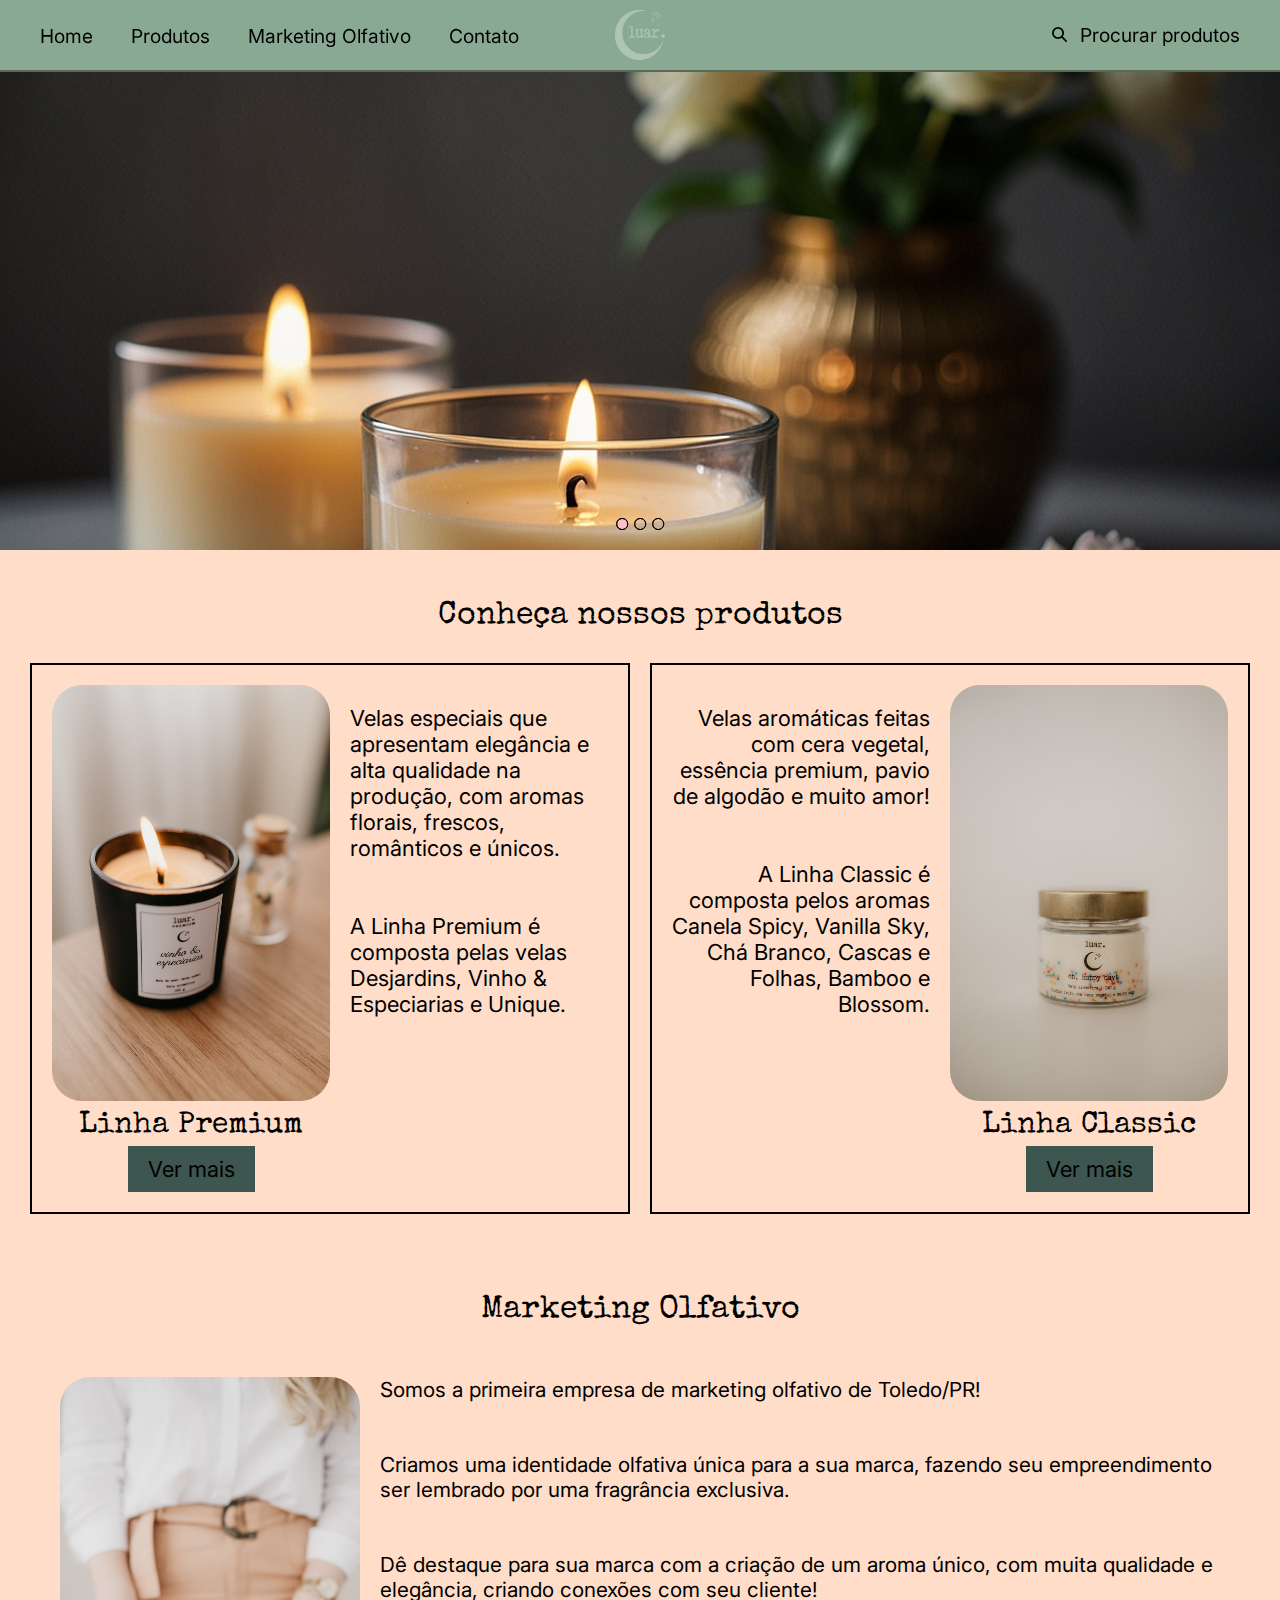
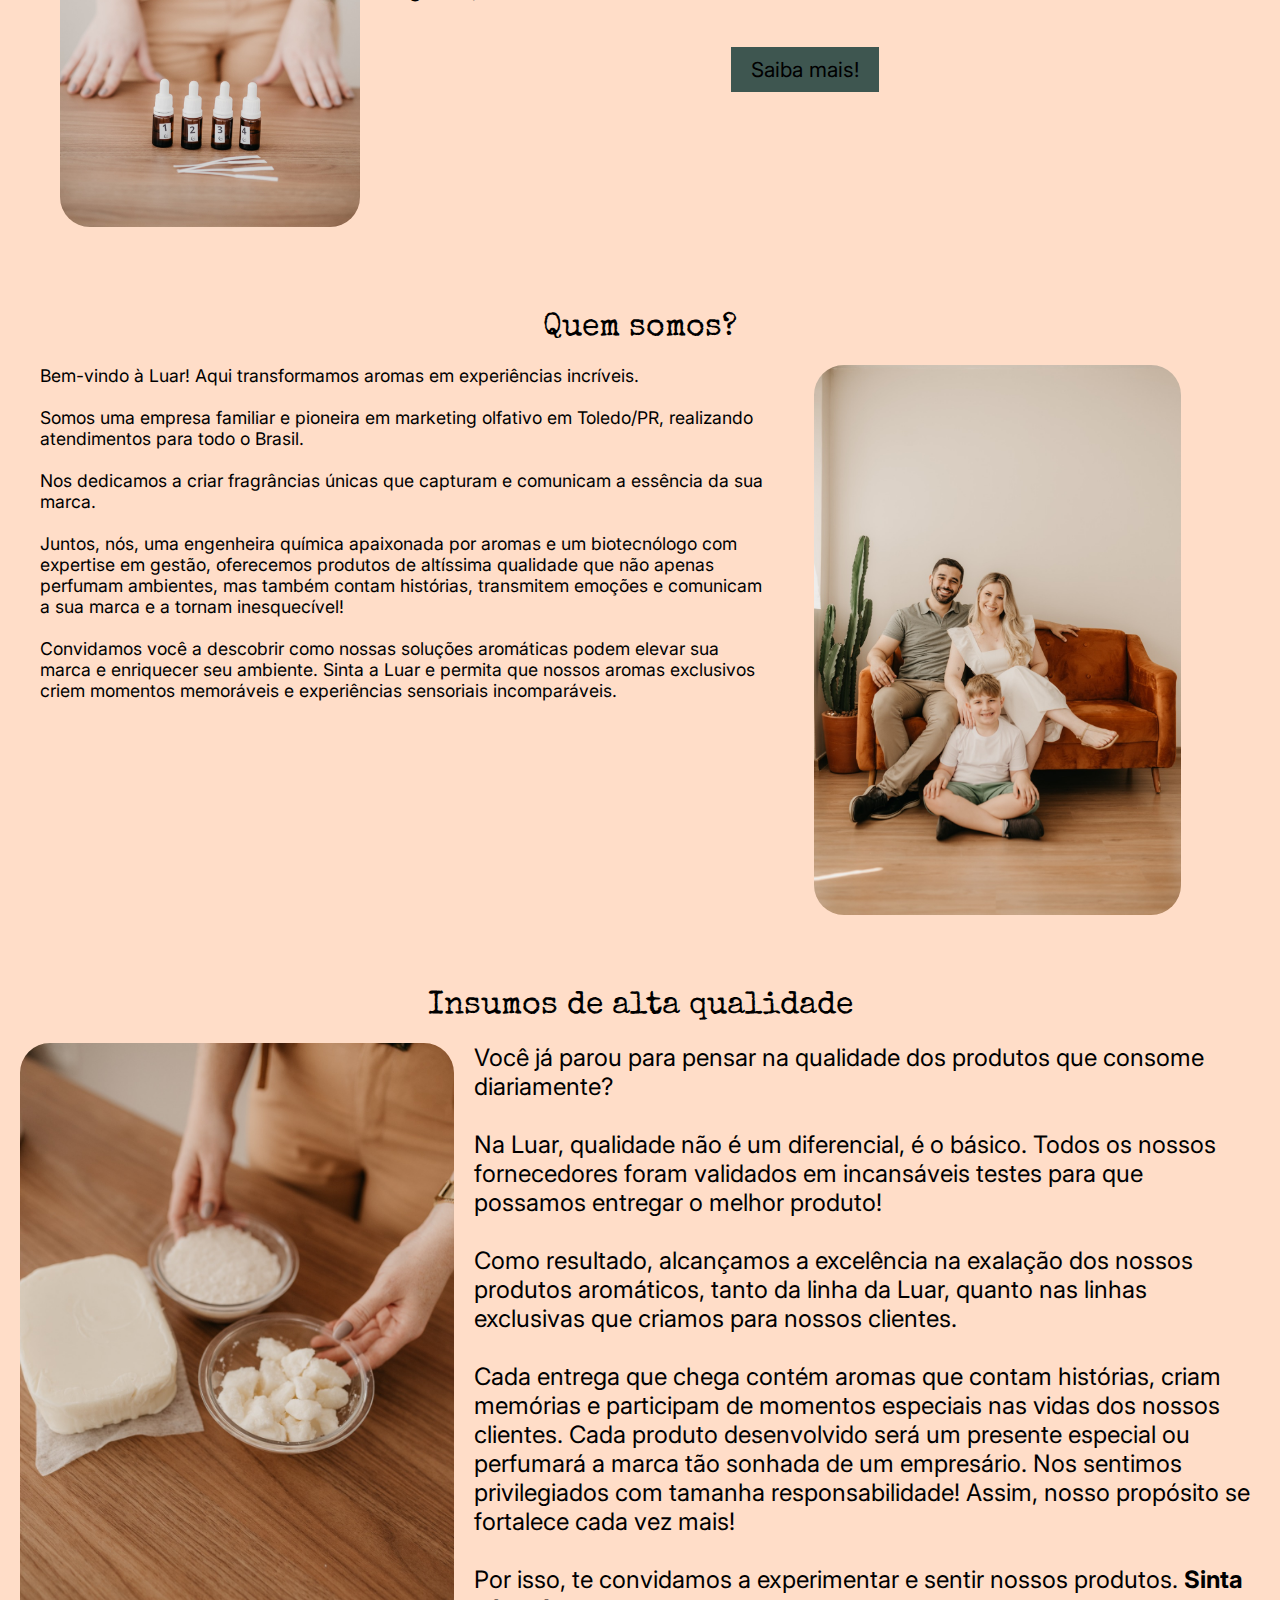
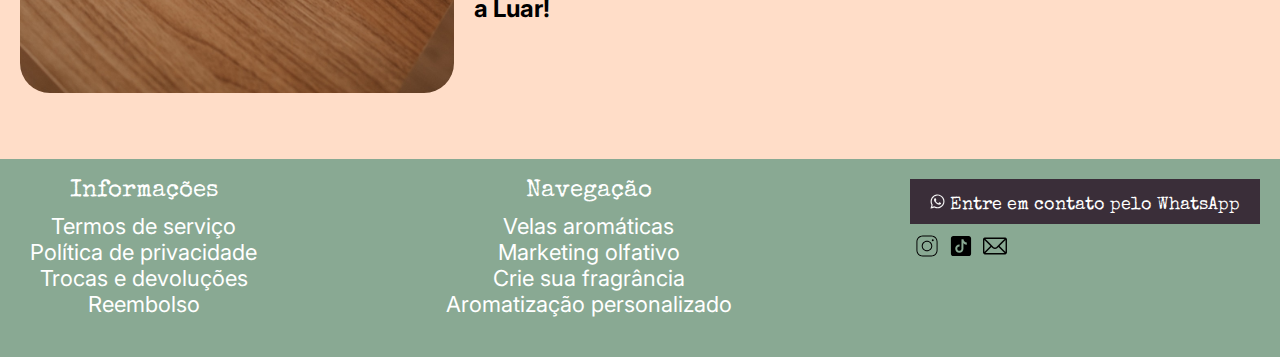
<file: index.html>
<!DOCTYPE html>
<html>

<head>
    <meta charset="utf-8">
    <meta name="viewport" content="width=device-width">
    <title>Luar Velas Aromáticas</title>

    <link href="src/style/style.css" rel="stylesheet" type="text/css"/>
    <link href="src/style/home.css" rel="stylesheet" type="text/css"/>
    <link href="src/style/cabecalho.css" rel ="stylesheet" type="text/css"/>
    <link href="src/style/carrosel.css" rel ="stylesheet" type="text/css"/>
    
    <script src="src/script/cabecalho.js"></script>
    <script src="src/script/carossel.js" defer></script>
    <script src="src/script/sidebar.js" defer></script>
    <script src="src/script/script.js" defer></script>
</head>

<body>
    <header class="cabecalho" id="cabecalho">
        <div class="cabecalho-menus">
            <nav>
                <ul class="lateral">
                    <li class="cabecalho-menu" onclick="hideSidebar()">
                        <a href="#"><svg xmlns="http://www.w3.org/2000/svg" height="24px" viewBox="0 -960 960 960" width="24px" fill="#e8eaed"><path d="m256-200-56-56 224-224-224-224 56-56 224 224 224-224 56 56-224 224 224 224-56 56-224-224-224 224Z"/></svg></a>
                    </li>
                    <li class="cabecalho-menu">
                        <a href="index.html" class="cabecalho-menu">Home</a>
                    </li>
                    <li class="cabecalho-menu">
                        <a href="produtos.html" class="cabecalho-menu">Produtos</a>
                    </li>
                    <li class="cabecalho-menu">
                        <a href="marketing-olfativo.html" class="cabecalho-menu">Marketing Olfativo</a>
                    </li>
                    <li class="cabecalho-menu">
                        <a href="contato.html" class="cabecalho-menu">Contato</a>
                    </li>
                </ul>
                
                <ul>
                    <li class="cabecalho-menu" id="menus-ocultar">
                        <a href="index.html" class="cabecalho-menu">Home</a>
                    </li>
                    <li class="cabecalho-menu" id="menus-ocultar">
                        <a href="produtos.html" class="cabecalho-menu">Produtos</a>
                    </li>
                    <li class="cabecalho-menu" id="menus-ocultar">
                        <a href="marketing-olfativo.html" class="cabecalho-menu">Marketing Olfativo</a>
                    </li>
                    <li class="cabecalho-menu" id="menus-ocultar">
                        <a href="contato.html" class="cabecalho-menu">Contato</a>
                    </li>
                    
                </ul>
            </nav>
        </div>

        <div class="cabecalho-logo">
            <a href="#" onclick="showSidebar()"><img src="src/icon/luar-logo.svg"></a>
        </div>

        <div class="cabecalho-pesquisa" id="pesquisa">
            <a href="" onclick="showSidebar()"><img src="src/icon/pesquisar-lupa.svg" id="pesquisa"></a>
            Procurar produtos
        </div>
    </header>

    <section class="slider">
        <div class="slider-content">
            <input type="radio" name="btn-radio" id="radio1" checked>
            <input type="radio" name="btn-radio" id="radio2">
            <input type="radio" name="btn-radio" id="radio3">

            <div class="slide-box primeiro">
                <img class="img-desktop" src="src/image/carrosel/image1.jpg">
            </div>
            <div class="slide-box">
                <img class="img-desktop" src="src/image/carrosel/image2.jpg">
            </div>
            <div class="slide-box">
                <img class="img-desktop" src="src/image/carrosel/image3.jpg">
            </div>

            <div class="nav-auto">
                <div class="auto-btn1"></div>
                <div class="auto-btn2"></div>
                <div class="auto-btn3"></div>
            </div>

            <div class="nav-manual">
                <label for="radio1" class="manual-btn"></label>
                <label for="radio2" class="manual-btn"></label>
                <label for="radio3" class="manual-btn"></label>
            </div>
        </div>
    </section>

    <section>
        <p class="titulo">Conheça nossos produtos</p>

        <div class="container">
            <div class="coluna">
                <div class="image-container">
                    <img src="src\image\home\img1.jpg">
                    <p class="titulo-produto">Linha Premium</p>
                    <a href="produto.html" class="button">Ver mais</a>
                </div>
                
                <div class="text-container-left">
                    <p>Velas especiais que apresentam elegância e alta qualidade na produção, com aromas florais, frescos, românticos e únicos.</p><br><br>
                    <p>A Linha Premium é composta pelas velas Desjardins, Vinho & Especiarias e Unique.</p>
                </div>
            </div>

            <div class="coluna">
                <div class="text-container-right">
                    <p>Velas aromáticas feitas com cera vegetal, essência premium, pavio de algodão e muito amor!</p><br><br>
                    <p>A Linha Classic é composta pelos aromas Canela Spicy, Vanilla Sky, Chá Branco, Cascas e Folhas, Bamboo e Blossom.</p>
                </div>
            
                <div class="image-container">
                    <img src="src\image\home\img2.jpg">
                    <p class="titulo-produto">Linha Classic</p>
                    <a href="produto.html" class="button">Ver mais</a>
                </div>
            </div>
        </div>
    </section>

    <section>
        <h2 class="titulo">Marketing Olfativo</h2>

        <div class="marketing-section">
            <div class="marketing-image">
                <img src="src\image\home\img3.jpg" style="width:100%;">
            </div>

            <div class="marketing-content">
                <p>Somos a primeira empresa de marketing olfativo de Toledo/PR!</p><br><br>
                <p>Criamos uma identidade olfativa única para a sua marca, fazendo seu empreendimento ser lembrado por uma fragrância exclusiva.</p><br><br>
                <p>Dê destaque para sua marca com a criação de um aroma único, com muita qualidade e elegância, criando conexões com seu cliente!</p><br>

                <a href="#" class="marketing-button">Saiba mais!</a>
            </div>
        </div>
    </section>

    <section>
        <h1 class="titulo">Quem somos?</h1>

        <div class="container-quem-somos">
            <div class="text-section">
                <p>Bem-vindo à Luar! Aqui transformamos aromas em experiências incríveis.</p><br>
                <p>Somos uma empresa familiar e pioneira em marketing olfativo em Toledo/PR, realizando atendimentos para todo o Brasil.</p><br>
                <p>Nos dedicamos a criar fragrâncias únicas que capturam e comunicam a essência da sua marca.</p><br>
                <p>Juntos, nós, uma engenheira química apaixonada por aromas e um biotecnólogo com expertise em gestão, oferecemos produtos de altíssima qualidade que não apenas perfumam ambientes, mas também contam histórias, transmitem emoções e comunicam a sua marca e a tornam inesquecível!</p><br>
                <p>Convidamos você a descobrir como nossas soluções aromáticas podem elevar sua marca e enriquecer seu ambiente. Sinta a Luar e permita que nossos aromas exclusivos criem momentos memoráveis e experiências sensoriais incomparáveis.</p>
            </div>
            
            <div class="image-section">
                <img src="src\image\home\img4.jpg">
            </div>    
        </div>
    </section>

    <section>
        <h1 class="titulo">Insumos de alta qualidade</h1>

        <div class="insumos-section">
            <div class="insumos-image">
                <img src="src\image\home\img5.jpg">
            </div>
    
            <div class="insumos-content">
                <p>Você já parou para pensar na qualidade dos produtos que consome diariamente?</p><br>
                <p>Na Luar, qualidade não é um diferencial, é o básico. Todos os nossos fornecedores foram validados em incansáveis testes para que possamos entregar o melhor produto!</p><br>
                <p>Como resultado, alcançamos a excelência na exalação dos nossos produtos aromáticos, tanto da linha da Luar, quanto nas linhas exclusivas que criamos para nossos clientes.</p><br>
                <p>Cada entrega que chega contém aromas que contam histórias, criam memórias e participam de momentos especiais nas vidas dos nossos clientes. Cada produto desenvolvido será um presente especial ou perfumará a marca tão sonhada de um empresário. Nos sentimos privilegiados com tamanha responsabilidade! Assim, nosso propósito se fortalece cada vez mais!</p><br>
                <p>Por isso, te convidamos a experimentar e sentir nossos produtos. <b>Sinta a Luar!</b></p><br>
            </div>
        </div>    
    </section>


<footer class="footer">
    <div class="footer-section informacoes">
        <p class="fonte-titulo-footer">Informações</p>
            <ul>
                <li>Termos de serviço</li>
                <li>Política de privacidade</li>
                <li>Trocas e devoluções</li>
                <li>Reembolso</li>
            </ul>
    </div>

    <div class="footer-section navegacao">
        <p class="fonte-titulo-footer">Navegação</p>
            <ul>
                <li>Velas aromáticas</li>
                <li>Marketing olfativo</li>
                <li>Crie sua fragrância</li>
                <li>Aromatização personalizado</li>
            </ul>
    </div>
    
    <div class="footer-section">
        <div class="contato">
            <button class="contato" onclick="location.href='https://api.whatsapp.com/send?phone=SEUNUMERO'">
            <img src="src/icon/whatsapp-icon.svg" height="20px">Entre em contato pelo WhatsApp</button>
        </div>

        <div class="icones-sociais">
            <a href="https://instagram.com/sintaluar"><img src="src/icon/instagram-icon.svg" alt="Instagram"></a>
            <a href=""><img src="src/icon/tiktok-icon.svg" alt="TikTok"></a>
            <a href="seu-link-de-email"><img src="src/icon/email-icon.svg" alt="Email"></a>
        </div>
    </div>
</body>

</html>
</file>
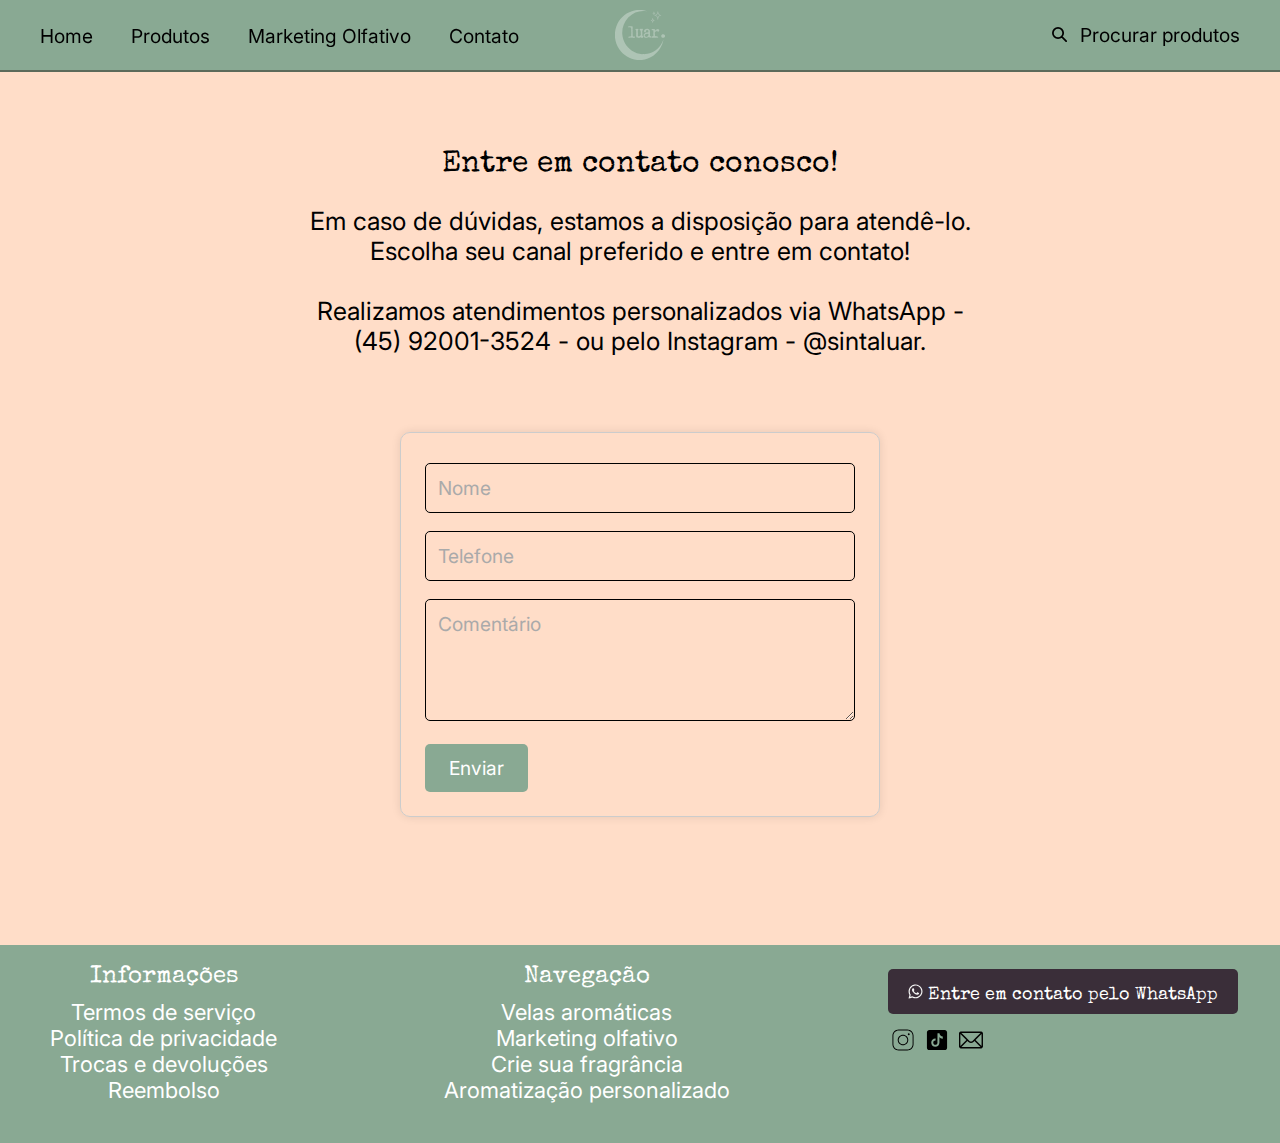
<file: contato.html>
<!DOCTYPE html>
<html>

<head>
    <meta charset="utf-8">
    <meta name="viewport" content="width=device-width">
    <title>Contato</title>

    <link href="src/style/style.css" rel="stylesheet" type="text/css"/>
    <link href="src/style/home.css" rel="stylesheet" type="text/css"/>
    <link href="src/style/cabecalho.css" rel ="stylesheet" type="text/css"/>
    <link href="src/style/contato.css" rel ="stylesheet" type="text/css"/>
    
    <script src="src/script/cabecalho.js"></script>
    <script src="src/script/carossel.js" defer></script>
    <script src="src/script/script.js" defer></script>
</head>

<body>
    <header class="cabecalho" id="cabecalho">
        <div class="cabecalho-menus">
            <nav>
                <ul class="lateral">
                    <li class="cabecalho-menu" onclick="hideSidebar()">
                        <a href="#"><svg xmlns="http://www.w3.org/2000/svg" height="24px" viewBox="0 -960 960 960" width="24px" fill="#e8eaed"><path d="m256-200-56-56 224-224-224-224 56-56 224 224 224-224 56 56-224 224 224 224-56 56-224-224-224 224Z"/></svg></a>
                    </li>
                    <li class="cabecalho-menu">
                        <a href="index.html" class="cabecalho-menu">Home</a>
                    </li>
                    <li class="cabecalho-menu">
                        <a href="produtos.html" class="cabecalho-menu">Produtos</a>
                    </li>
                    <li class="cabecalho-menu">
                        <a href="marketing-olfativo.html" class="cabecalho-menu">Marketing Olfativo</a>
                    </li>
                    <li class="cabecalho-menu">
                        <a href="contato.html" class="cabecalho-menu">Contato</a>
                    </li>
                </ul>
                
                <ul>
                    <li class="cabecalho-menu" id="menus-ocultar">
                        <a href="index.html" class="cabecalho-menu">Home</a>
                    </li>
                    <li class="cabecalho-menu" id="menus-ocultar">
                        <a href="produtos.html" class="cabecalho-menu">Produtos</a>
                    </li>
                    <li class="cabecalho-menu" id="menus-ocultar">
                        <a href="marketing-olfativo.html" class="cabecalho-menu">Marketing Olfativo</a>
                    </li>
                    <li class="cabecalho-menu" id="menus-ocultar">
                        <a href="contato.html" class="cabecalho-menu">Contato</a>
                    </li>
                    
                </ul>
            </nav>
        </div>

        <div class="cabecalho-logo">
            <a href="#" onclick="showSidebar()"><img src="src/icon/luar-logo.svg"></a>
        </div>

        <div class="cabecalho-pesquisa" id="pesquisa">
            <a href="" onclick="showSidebar()"><img src="src/icon/pesquisar-lupa.svg" id="pesquisa"></a>
            Procurar produtos
        </div>
    </header>

    <script src="src/script/script.js"></script>


    <p class="texto-meio">Entre em contato conosco!</p><br>

    <p class="como-contatar">
        Em caso de dúvidas, estamos a disposição para atendê-lo.<br>
        Escolha seu canal preferido e entre em contato!<br><br>
        Realizamos atendimentos personalizados via WhatsApp - <br>
        (45) 92001-3524 - ou pelo Instagram - @sintaluar. <br>

    </p>













<br>
<div class="form-container">
    <form>
        <div class="form-group">
            <label for="name"></label>
            <input type="text" id="name" name="name" placeholder="Nome">
        </div>
        <div class="form-group">
            <label for="phone"></label>
            <input type="tel" id="phone" name="phone" placeholder="Telefone">
        </div>
        <div class="form-group">
            <label for="comment"></label>
            <textarea id="comment" name="comment" placeholder="Comentário" rows="4"></textarea>
        </div>
        <button type="submit">Enviar</button>
    </form>
</div>
<br><br><br>
<footer class="footer">
    <div class="footer-section informacoes">
        <p class="fonte-titulo-footer">Informações</p>
            <ul>
                <li>Termos de serviço</li>
                <li>Política de privacidade</li>
                <li>Trocas e devoluções</li>
                <li>Reembolso</li>
            </ul>
    </div>

    <div class="footer-section navegacao">
        <p class="fonte-titulo-footer">Navegação</p>
            <ul>
                <li>Velas aromáticas</li>
                <li>Marketing olfativo</li>
                <li>Crie sua fragrância</li>
                <li>Aromatização personalizado</li>
            </ul>
    </div>
    
    <div class="footer-section">
        <div class="contato">
            <button class="contato" onclick="location.href='https://api.whatsapp.com/send?phone=SEUNUMERO'">
            <img src="src/icon/whatsapp-icon.svg" height="20px">Entre em contato pelo WhatsApp</button>
        </div>

        <div class="icones-sociais">
            <a href="seu-link-do-Instagram"><img src="src/icon/instagram-icon.svg" alt="Instagram"></a>
            <a href=""><img src="src/icon/tiktok-icon.svg" alt="TikTok"></a>
            <a href="seu-link-de-email"><img src="src/icon/email-icon.svg" alt="Email"></a>
        </div>
    </div>
</footer>
</body>
</html>
</file>
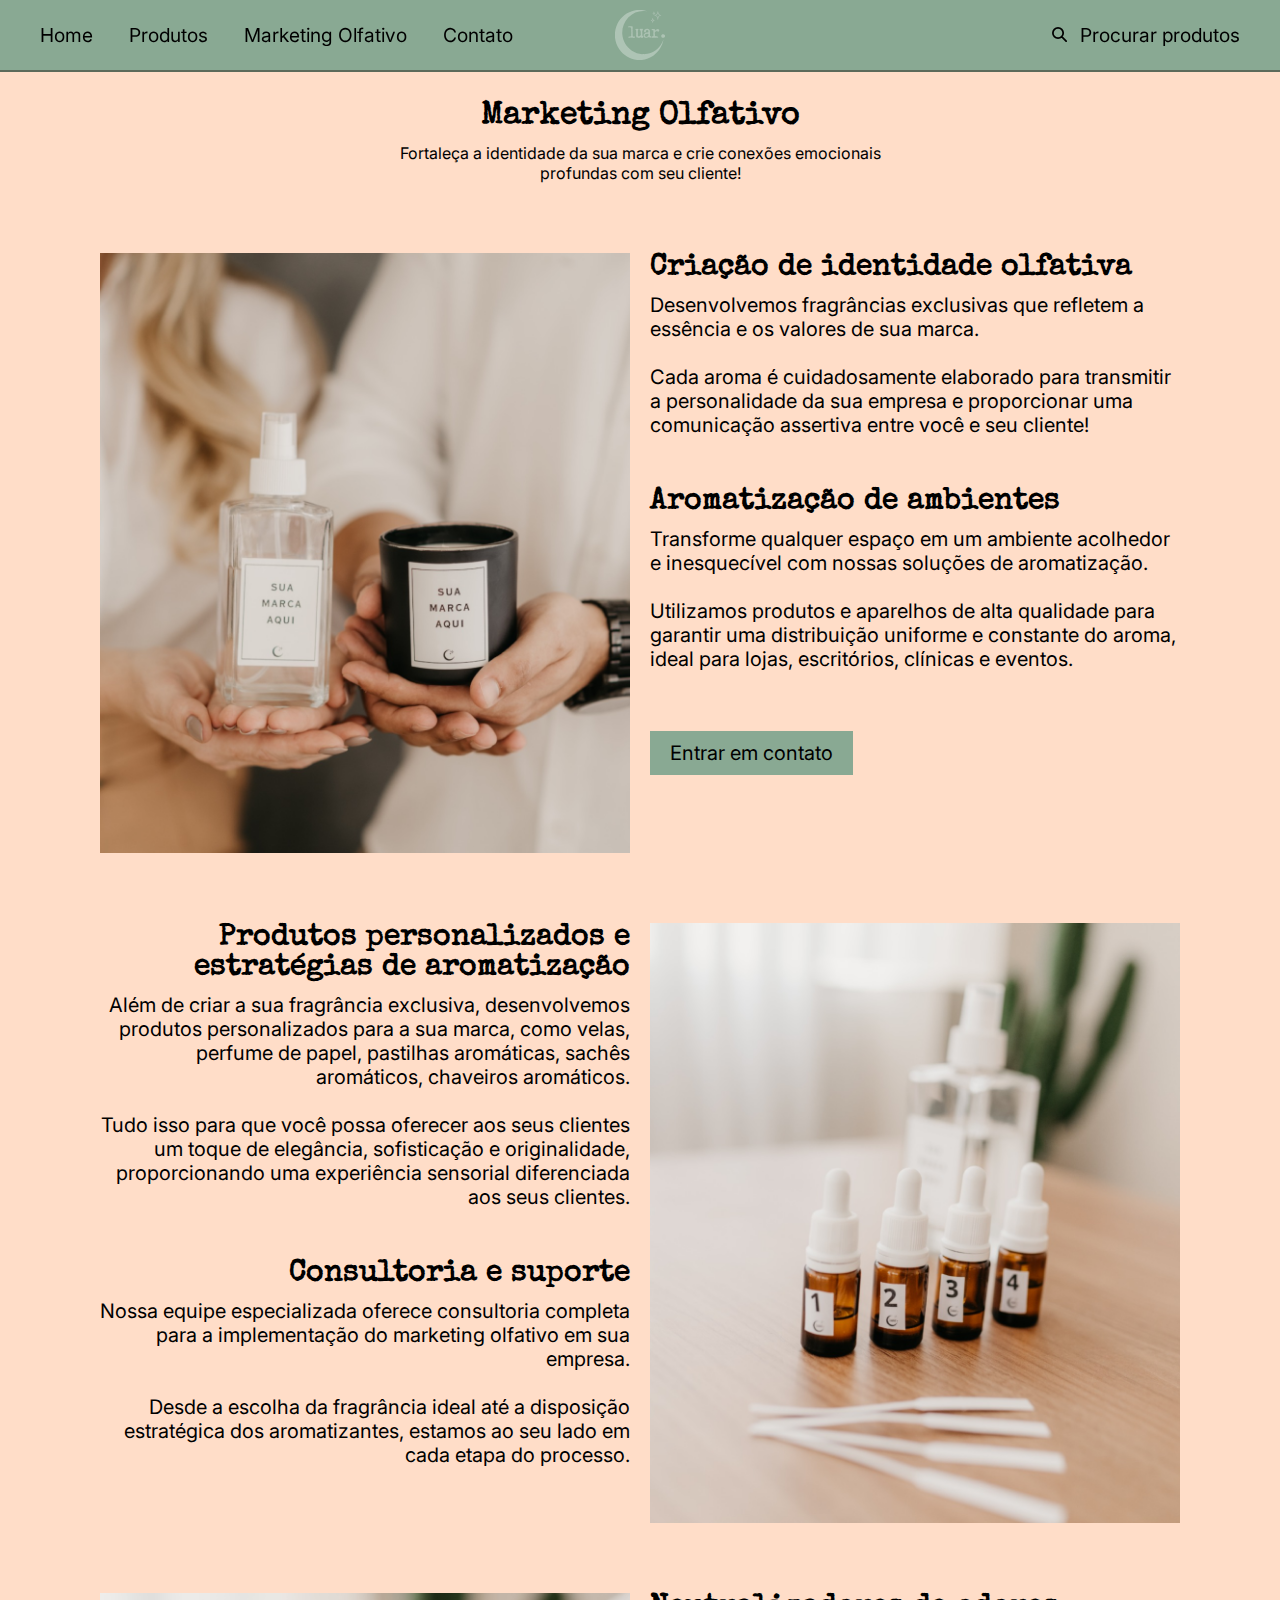
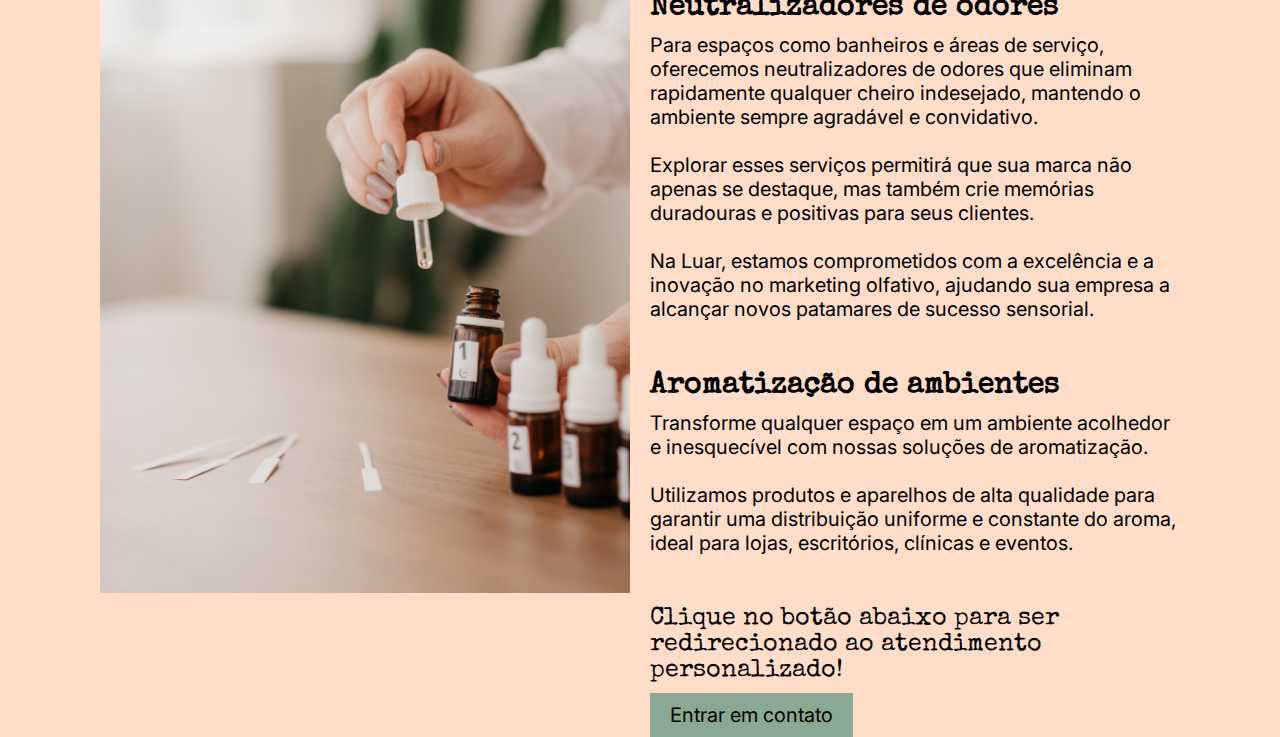
<file: marketing-olfativo.html>
<!DOCTYPE html>
<html lang="en">
<head>
    <meta charset="utf-8">
    <meta name="viewport" content="width=device-width">
    <title>Marketing Olfarivo</title>

    <link href="src/style/style.css" rel="stylesheet" type="text/css"/>
    <link href="src/style/marketing-olfativo.css" rel="stylesheet" type="text/css"/>
    <link href="src/style/cabecalho.css" rel ="stylesheet" type="text/css"/>

    <script src="src/script/cabecalho.js" defer></script>
    <script src="src/script/script.js" defer></script>
</head>
<body>
    <header class="cabecalho" id="cabecalho">
        <div class="cabecalho-menus">
            <nav>
                <ul class="lateral">
                    <li class="cabecalho-menu" onclick="hideSidebar()">
                        <a href="#"><svg xmlns="http://www.w3.org/2000/svg" height="24px" viewBox="0 -960 960 960" width="24px" fill="#e8eaed"><path d="m256-200-56-56 224-224-224-224 56-56 224 224 224-224 56 56-224 224 224 224-56 56-224-224-224 224Z"/></svg></a>
                    </li>
                    <li class="cabecalho-menu">
                        <a href="index.html" class="cabecalho-menu">Home</a>
                    </li>
                    <li class="cabecalho-menu">
                        <a href="produtos.html" class="cabecalho-menu">Produtos</a>
                    </li>
                    <li class="cabecalho-menu">
                        <a href="marketing-olfativo.html" class="cabecalho-menu">Marketing Olfativo</a>
                    </li>
                    <li class="cabecalho-menu">
                        <a href="contato.html" class="cabecalho-menu">Contato</a>
                    </li>
                </ul>
                
                <ul>
                    <li class="cabecalho-menu" id="menus-ocultar">
                        <a href="index.html" class="cabecalho-menu">Home</a>
                    </li>
                    <li class="cabecalho-menu" id="menus-ocultar">
                        <a href="produtos.html" class="cabecalho-menu">Produtos</a>
                    </li>
                    <li class="cabecalho-menu" id="menus-ocultar">
                        <a href="marketing-olfativo.html" class="cabecalho-menu">Marketing Olfativo</a>
                    </li>
                    <li class="cabecalho-menu" id="menus-ocultar">
                        <a href="contato.html" class="cabecalho-menu">Contato</a>
                    </li>
                    
                </ul>
            </nav>
        </div>

        <div class="cabecalho-logo">
            <a href="#" onclick="showSidebar()"><img src="src/icon/luar-logo.svg"></a>
        </div>

        <div class="cabecalho-pesquisa" id="pesquisa">
            <a href="" onclick="showSidebar()"><img src="src/icon/pesquisar-lupa.svg" id="pesquisa"></a>
            Procurar produtos
        </div>
    </header>
    
    <div class="marketing-olfativo">
        <h1 class="titulo">Marketing Olfativo</h1>
        <p class="texto">Fortaleça a identidade da sua marca e crie conexões emocionais profundas com seu cliente!</p>
    </div>

    <div class="section-2">
        <img src="src\image\marketing-olfativo\img1.png" class="imagem"> 
        
        <div class="texto">
            <h2 class="titulo">Criação de identidade olfativa</h2>
            <p>Desenvolvemos fragrâncias exclusivas que refletem a essência e os valores de sua marca.<br><br>
            Cada aroma é cuidadosamente elaborado para transmitir a personalidade da sua empresa e proporcionar uma comunicação assertiva entre você e seu cliente!</p>

            <h2 class="titulo">Aromatização de ambientes</h2>
            <p>Transforme qualquer espaço em um ambiente acolhedor e inesquecível com nossas soluções de aromatização.<br><br>
            Utilizamos produtos e aparelhos de alta qualidade para garantir uma distribuição uniforme e constante do aroma, ideal para lojas, escritórios, clínicas e eventos.</p>
            
            <a href="https://api.whatsapp.com/send?phone=45920013524" class="botao-ver-mais">Entrar em contato</a>
        </div>
    </div>

    <div class="section-3">
        <div class="texto">
            <h2 class="titulo">Produtos personalizados e estratégias de aromatização</h2>
            <p>Além de criar a sua fragrância exclusiva, desenvolvemos produtos personalizados para a sua marca, como velas, perfume de papel, pastilhas aromáticas, sachês aromáticos, chaveiros aromáticos.<br><br>
            Tudo isso para que você possa oferecer aos seus clientes um toque de elegância, sofisticação e originalidade, proporcionando uma experiência sensorial diferenciada aos seus clientes.</p>

            <h2 class="titulo">Consultoria e suporte</h2>
            <p>Nossa equipe especializada oferece consultoria completa para a implementação do marketing olfativo em sua empresa.<br><br>
            Desde a escolha da fragrância ideal até a disposição estratégica dos aromatizantes, estamos ao seu lado em cada etapa do processo.</p>
        </div>
        
        <img src="src\image\marketing-olfativo\img2.png" class="imagem"> 
    </div>

    <div class="section-4">
        <img src="src\image\marketing-olfativo\img3.png" class="imagem"> 
        
        <div class="texto">
            <h2 class="titulo">Neutralizadores de odores</h2>
            <p>Para espaços como banheiros e áreas de serviço, oferecemos neutralizadores de odores que eliminam rapidamente qualquer cheiro indesejado, mantendo o ambiente sempre agradável e convidativo.<br><br>
            Explorar esses serviços permitirá que sua marca não apenas se destaque, mas também crie memórias duradouras e positivas para seus clientes.<br><br>
            Na Luar, estamos comprometidos com a excelência e a inovação no marketing olfativo, ajudando sua empresa a alcançar novos patamares de sucesso sensorial.</p>

            <h2 class="titulo">Aromatização de ambientes</h2>
            <p>Transforme qualquer espaço em um ambiente acolhedor e inesquecível com nossas soluções de aromatização.<br><br>
            Utilizamos produtos e aparelhos de alta qualidade para garantir uma distribuição uniforme e constante do aroma, ideal para lojas, escritórios, clínicas e eventos.</p>
            
            <span>Clique no botão abaixo para ser redirecionado ao atendimento personalizado!</span><br>
            <a href="https://api.whatsapp.com/send?phone=45920013524" class="botao-ver-mais">Entrar em contato</a>
            </div>
        </div>
    </div>
</body>
</html>
</file>
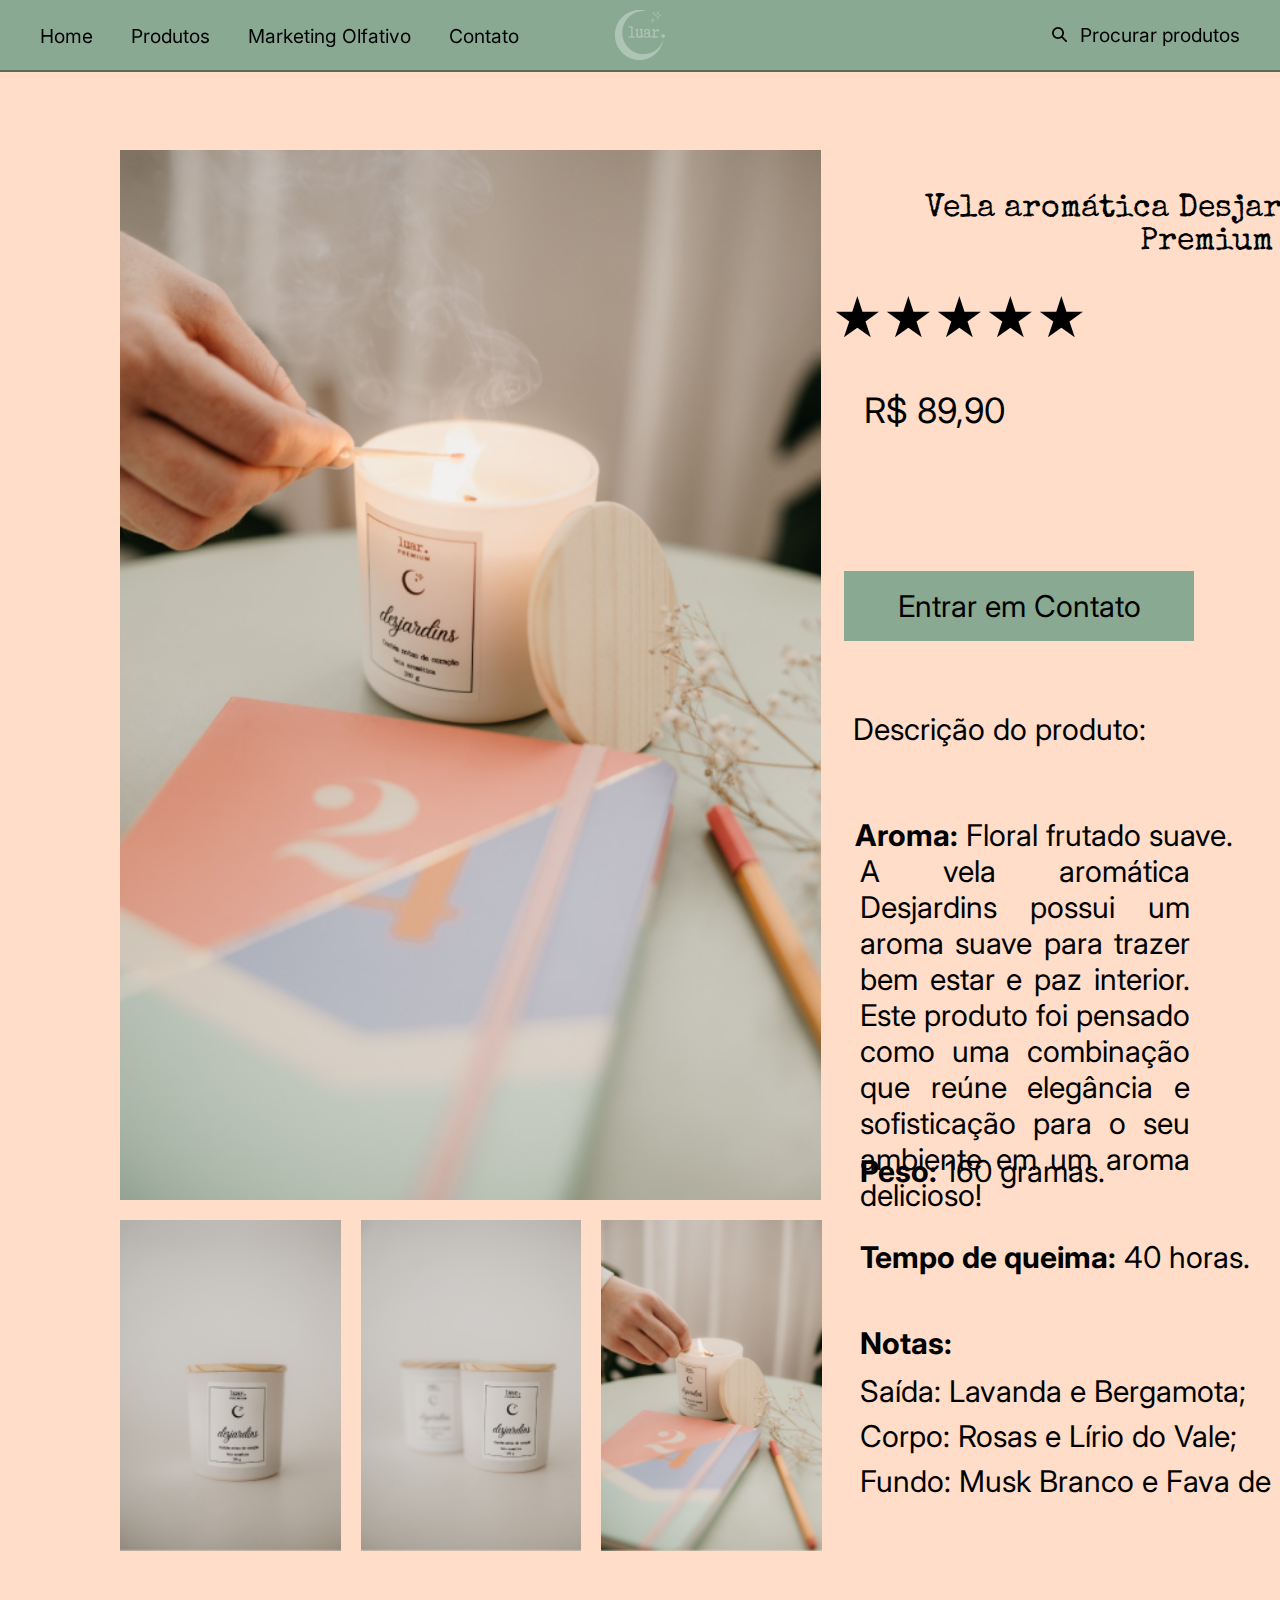
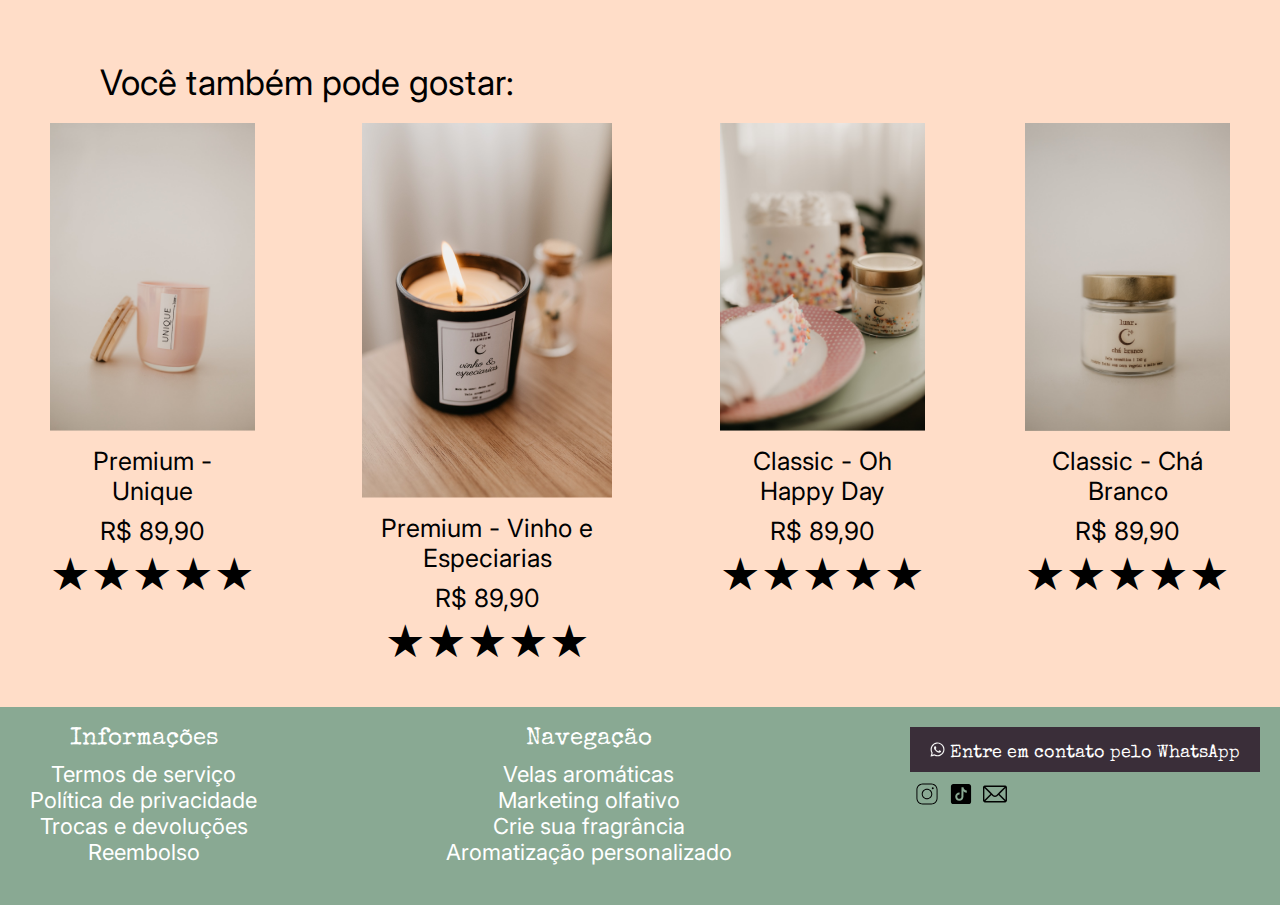
<file: produto.html>
<!DOCTYPE html>
<html>

<head>
    <meta charset="utf-8">
    <meta name="viewport" content="width=device-width">
    <title>Produto</title>

    <link href="src/style/style.css" rel="stylesheet" type="text/css"/>
    <link href="src/style/produto.css" rel="stylesheet" type="text/css"/>
    <link href="src/style/cabecalho.css" rel ="stylesheet" type="text/css"/>
    <link href="src/style/home.css" rel ="stylesheet" type="text/css"/>
    
    <script src="src/script/cabecalho.js" defer></script>
    <script src="src/script/script.js" defer></script>
</head>

<body>
    
    <header class="cabecalho" id="cabecalho">
        <div class="cabecalho-menus">
            <nav>
                <ul class="lateral">
                    <li class="cabecalho-menu" onclick="hideSidebar()">
                        <a href="#"><svg xmlns="http://www.w3.org/2000/svg" height="24px" viewBox="0 -960 960 960" width="24px" fill="#e8eaed"><path d="m256-200-56-56 224-224-224-224 56-56 224 224 224-224 56 56-224 224 224 224-56 56-224-224-224 224Z"/></svg></a>
                    </li>
                    <li class="cabecalho-menu">
                        <a href="index.html" class="cabecalho-menu">Home</a>
                    </li>
                    <li class="cabecalho-menu">
                        <a href="produtos.html" class="cabecalho-menu">Produtos</a>
                    </li>
                    <li class="cabecalho-menu">
                        <a href="marketing-olfativo.html" class="cabecalho-menu">Marketing Olfativo</a>
                    </li>
                    <li class="cabecalho-menu">
                        <a href="contato.html" class="cabecalho-menu">Contato</a>
                    </li>
                </ul>
                
                <ul>
                    <li class="cabecalho-menu" id="menus-ocultar">
                        <a href="index.html" class="cabecalho-menu">Home</a>
                    </li>
                    <li class="cabecalho-menu" id="menus-ocultar">
                        <a href="produtos.html" class="cabecalho-menu">Produtos</a>
                    </li>
                    <li class="cabecalho-menu" id="menus-ocultar">
                        <a href="marketing-olfativo.html" class="cabecalho-menu">Marketing Olfativo</a>
                    </li>
                    <li class="cabecalho-menu" id="menus-ocultar">
                        <a href="contato.html" class="cabecalho-menu">Contato</a>
                    </li>
                    
                </ul>
            </nav>
        </div>

        <div class="cabecalho-logo">
            <a href="#" onclick="showSidebar()"><img src="src/icon/luar-logo.svg"></a>
        </div>

        <div class="cabecalho-pesquisa" id="pesquisa">
            <a href="" onclick="showSidebar()"><img src="src/icon/pesquisar-lupa.svg" id="pesquisa"></a>
            Procurar produtos
        </div>
    </header>
    
    <div class="container">
        <div class="images-container">
            <img src="src\image\produto\img1.png" class="main-image" alt="Imagem Principal">
            <div class="thumbnail-container">
                <img src="src\image\produto\img2.png" class="teste" alt="Chama da Vela">
                <img src="src\image\produto\img3.png" class="teste" alt="Vela Apagada">
                <img src="src\image\produto\img4.png" class="teste" alt="Vela em Ambiente Decorado">
            </div>
        </div>
        
        <div class="text-container">
            <p class="titulo">Vela aromática Desjardins - Linha Premium</p>
            <p class="estrela">★★★★★</p>
            <p class="preco">R$ 89,90</p>
            <input type="button" class="entrar-contato" value="Entrar em Contato">
            <p class="descricao">Descrição do produto:</p>
            <p class="aroma"><b>Aroma:</b> Floral frutado suave.</p>
            <p class="descricao-txt">A vela aromática Desjardins possui um aroma suave para trazer bem estar e paz interior. Este produto foi pensado como uma combinação que reúne elegância e sofisticação para o seu ambiente em um aroma delicioso!</p>
            <p class="peso"><b>Peso:</b> 160 gramas.</p>
            <p class="tempo"><b>Tempo de queima:</b> 40 horas.</p>
            <p class="notas"><b>Notas:</b></p>
            <div class="notas2">
                <p>Saída: Lavanda e Bergamota;</p>
                <p>Corpo: Rosas e Lírio do Vale;</p>
                <p>Fundo: Musk Branco e Fava de Baunilha.</p>
            </div>
        </div>
    </div>

    <div class="recommendations">
        <p class="all">Você também pode gostar:</p>
        <div class="all-container">
        <div class="image-with-description">
            <img src="src\image\produto\img5.png" class="xxxe" alt="Imagem 1">
            <p>Premium - Unique</p>
            <p class="adf">R$ 89,90</p>
            <p class="adc">★★★★★</p>
        </div>
        <div class="image-with-description">
            <img src="src\image\produto\img6.png" class="xxxe" alt="Imagem 2">
            <p>Premium - Vinho e Especiarias</p>
            <p class="adf">R$ 89,90</p>
            <p class="adc">★★★★★</p>
        </div>
        <div class="image-with-description">
            <img src="src\image\produto\img7.png" class="xxxe" alt="Imagem 3">
            <p>Classic - Oh Happy Day</p>
            <p class="adf">R$ 89,90</p>
            <p class="adc">★★★★★</p>
        </div>
        <div class="image-with-description">
            <img src="src\image\produto\img8.png" class="xxxe" alt="Imagem 4">
            <p>Classic - Chá Branco</p>
            <p class="adf">R$ 89,90</p>
            <p class="adc">★★★★★</p>
        </div>
    </div>

    <footer class="footer">
        <div class="footer-section informacoes">
            <p class="fonte-titulo-footer">Informações</p>
                <ul>
                    <li>Termos de serviço</li>
                    <li>Política de privacidade</li>
                    <li>Trocas e devoluções</li>
                    <li>Reembolso</li>
                </ul>
        </div>
    
        <div class="footer-section navegacao">
            <p class="fonte-titulo-footer">Navegação</p>
                <ul>
                    <li>Velas aromáticas</li>
                    <li>Marketing olfativo</li>
                    <li>Crie sua fragrância</li>
                    <li>Aromatização personalizado</li>
                </ul>
        </div>
        
        <div class="footer-section">
            <div class="contato">
                <button class="contato" href="https://api.whatsapp.com/send?phone=45920013524">
                <img src="src/icon/whatsapp-icon.svg" height="20px">Entre em contato pelo WhatsApp</button>
            </div>
    
            <div class="icones-sociais">
                <a href="seu-link-do-Instagram"><img src="src/icon/instagram-icon.svg" alt="Instagram"></a>
                <a href=""><img src="src/icon/tiktok-icon.svg" alt="TikTok"></a>
                <a href="seu-link-de-email"><img src="src/icon/email-icon.svg" alt="Email"></a>
            </div>
        </div>
</div>
</body>

</html>
</file>
<file: src/style/style.css>
/* Importar fontes */
@import url('https://fonts.googleapis.com/css2?family=Inter&display=swap'); /* Importa a fonte principal */
@import url('https://fonts.googleapis.com/css2?family=Special+Elite&display=swap'); /* Importa a fonte Luar */

:root{   
    --1: #3A2E39;
    --2: #3E5650;
    --3: #867164;
    --4: #C46D8D;
    --5: #89A993;
    --6: #E6A6BD;
    --7: #FFDDC8;

    /* FFDDC8: Champanhe Rosa
    89A993: Verde Musgo
    3A2E39: Preto de Carvão
    3E5650: Verde Floresta
    867164: Cinza Taupe
    C46D8D: Rosa Malva
    E6A6BD: Rosa Claro */
}

/* Definições gerais */
* {
    padding: 0; /* Define espaçamento interno para 0, coisa que não é padrão e pode interferir na estilização futuramente. */
    margin: 0; /* Define espaçamento externo para 0, coisa que não é padrão e pode interferir na estilização futuramente. */
    box-sizing: border-box; /* Faz com que padding e border sejam incluídos nas larguras e alturas dos elementos */
    font-family: "Inter", sans-serif;
}

html {
    font-size: 16px; /* Por padrão, tamanho de fonte que vai aparecer nos dispositivos. */
}
</file>
<file: src/style/home.css>
body {
    background-color: var(--7);
}

.titulo {
    text-align: center;
    margin-top: 50px;
    
    font-family: "Special Elite", system-ui;
    font-weight: normal;
    font-size: 2rem;
    color: black;
}

.button {
    background-color: #3e5650;
    color: black;
    padding: 10px 20px;
    text-decoration: none;
    display: inline-block;
    cursor: pointer;
}

/* Section 1 */
.container {
    display: flex;
    justify-content: space-around;
    padding: 20px;
}

.container .coluna {
    display: flex;
    width: 50%;
    padding: 20px;
    margin: 10px;

    text-align: center;
    border: 2px solid black; /* Borda preta para cada coluna */
}

.image-container {
    width: 50%; /* Isso limitará o contêiner da imagem a metade da largura da coluna */
    text-align: center; /* Isso centralizará a imagem, o título e o botão */
}

.image-container img {
    max-width: 100%; /* Isso limitará a imagem à largura do contêiner da imagem */
    height: auto; /* Isso manterá a proporção da imagem */
    border-radius: 30px;
}

.text-container-left {
    width: 50%; /* Isso limitará o contêiner do texto a metade da largura da coluna */
    padding-left: 20px; /* Isso adicionará um espaço entre a imagem e o texto */
    margin-top: 20px;
    text-align: left;
}

.text-container-right {
    width: 50%; /* Isso limitará o contêiner do texto a metade da largura da coluna */
    padding-right: 20px; /* Isso adicionará um espaço entre a imagem e o texto */
    margin-top: 20px;
    text-align: right;
}

.titulo-produto {
    font-size: 1.875rem;
    color: black;
    font-family: "Special Elite", system-ui;
    margin: 5px;
}

/* Section 2 */
/* .marketing {
    background-color: #FFDDC8;
    padding: 20px;
    margin-top: 20px; /* Espaço acima do container 
} */

.marketing-section {
    display: flex;
    align-items: flex-start; /* Alinha o topo dos itens flexíveis */
    margin-top: 20px;
    padding: 30px;
}

.marketing-image {
    margin-left: 30px; /* Distância da margem esquerda da tela */
    flex: 0 0 auto; /* Não permite que a imagem cresça ou encolha */
}

.marketing-image img {
    max-height: 450px;
    width: auto;
    border-radius: 30px;
}

.marketing-content {
    flex: 2;
    padding-left: 20px;
    padding-right: 20px;
    font-size: 1.3rem;
}

.marketing-button {
    background-color: #3e5650;
    color: black;
    padding: 10px 20px;
    text-align: center;
    display: block;
    width: max-content;
    margin: 20px auto;
    cursor: pointer;
    text-decoration: none;
}

/* Section 3 */
.container-quem-somos {
    display: flex;
    align-items: flex-start;
    justify-content: space-between;
    padding: 20px;
}

.container-quem-somos .text-section {
    width: 60%;
    padding-left: 20px;
    font-size: 1.1rem;
}

.container-quem-somos .image-section {
    width: 40%;
    padding-right: 20px;
}

.container-quem-somos .image-section img {
    max-height: 550px; /* Define a altura máxima da imagem */
    width: auto; /* Mantém a largura proporcional à altura */
    margin-left: 50px;
    border-radius: 30px;
    max-width: 80%;
}

/* Section 4 */
.insumos-section {
    display: flex;
    align-items: flex-start; /* Alinha o topo dos itens flexíveis */
    padding: 20px;
}

.insumos-image img {
    max-height: 650px;
    width: auto;
    border-radius: 30px;
    margin-bottom: 40px;
}

.insumos-content {
    flex: 2;
    margin-left: 20px;
}

/* Footer */
.footer {
    display: flex;
    justify-content: space-between;
    padding: 20px;

    background-color: #89a993; /* Verde claro */
}

.footer-section {
    text-align: center;
    margin-bottom: 10px;
}

.footer-section ul {
    color: white;
    padding: 10px;
    list-style: none;
}

.fonte-titulo-footer {
    font-size: 24px;
    color: white;
    font-family: "Special Elite", system-ui;
}

.contato {
    position: relative; /* Necessário para posicionamento absoluto dos ícones */
    text-align: left;
}

.contato button {
    background-color: #3a2e39;
    color: white;
    border: none;
    padding: 10px 20px;
    text-align: center;
    text-decoration: none;
    display: inline-block;
    cursor: pointer;
    font-size: 18px;

    font-family: "Special Elite", system-ui;
}

.contato img {
    padding-top: 5px;
    padding-right: 5px;
}
.button img {
    margin-right: 10px; /* Espaçamento entre o ícone e o texto */
    width: 10px;
    height: 10px;
}

.footer-section contato img{
    height: 10px;
}

.icones-sociais {
    display: flex;
    justify-content: flex-start;
    align-items: center;
    margin-top: 5px;
}

.icones-sociais a {
    margin: 5px;
}

.icones-sociais img {
    width: 24px;
    height: auto;
}

@media screen and (max-width: 849px) {
    /* Título principal */
    .titulo {
        text-align: center;
        margin-top: 50px;
        font-family: "Special Elite", system-ui;
        font-weight: normal;
        font-size: 2rem;
        color: black;
    }

    /* Botões */
    .button {
        background-color: #3e5650;
        color: black;
        padding: 10px 20px;
        text-decoration: none;
        display: inline-block;
        cursor: pointer;
    }

    /* Seção 1 */
    .container {
        display: flex;
        flex-wrap: wrap; /* Permite que os itens quebrem linha */
        justify-content: space-around;
        padding: 20px;
    }

    .container .coluna {
        flex: 1 1 100%; /* Colunas ocupam 100% da largura em telas pequenas */
        padding: 20px;
        margin: 10px;
        text-align: center;
        border: 2px solid black;
    }

    .image-container, .text-container-left, .text-container-right {
        width: 100%;
        padding: 10px 0; /* Espaçamento para pequenos dispositivos */
        font-size: 18px;
    }

    .text-container-left {
        padding-left: 20px; /* Adiciona um espaçamento entre a imagem e o texto */
        margin-top: 20px;
        text-align: left;
    }

    .text-container-right {
        padding-right: 20px; /* Adiciona um espaçamento entre a imagem e o texto */
        margin-top: 20px;
        text-align: right;
    }

    /* Imagem com bordas arredondadas */
    .image-container img {
        max-width: 100%;
        height: auto;
        border-radius: 30px;
    }

    /* Seção 2 */
    .marketing-section {
        display: flex;
        flex-wrap: wrap; /* Permite que os itens quebrem linha */
        align-items: flex-start;
        margin-top: 20px;
        padding: 30px;
    }

    .marketing-image, .marketing-content {
        width: 100%; /* Itens ocupam 100% da largura em telas pequenas */
        margin: 10px 0; /* Espaçamento vertical */
    }

    .marketing-image img {
        max-height: 450px;
        width: auto;
        border-radius: 30px;
        object-fit: cover;
    }

    .marketing-button {
        background-color: #3e5650;
        color: black;
        padding: 10px 20px;
        text-align: center;
        display: block;
        width: max-content;
        margin: 20px auto;
        cursor: pointer;
        text-decoration: none;
    }

    /* Seção 3 */
    .container-quem-somos {
        display: flex;
        flex-wrap: wrap; /* Permite que os itens quebrem linha */
        align-items: flex-start;
        justify-content: space-between;
        padding: 20px;
    }

    .container-quem-somos .text-section, .container-quem-somos .image-section {
        width: 100%; /* Itens ocupam 100% da largura em telas pequenas */
        margin: 10px 0; /* Espaçamento vertical */
    }

    .container-quem-somos .image-section img {
        max-height: 550px;
        width: auto;
        /*margin-left: 0; /* Ajusta margem para centralizar em telas pequenas */
        border-radius: 30px;
    }

    /* Seção 4 */
    .insumos-section {
        display: flex;
        flex-wrap: wrap; /* Permite que os itens quebrem linha */
        align-items: flex-start;
        padding: 20px;
    }

    .insumos-image img {
        border-radius: 30px;
        margin-bottom: 40px;
    }

    .insumos-content {
        width: 100%; /* Itens ocupam 100% da largura em telas pequenas */
        margin: 10px 0; /* Espaçamento vertical */
    }

    /* Rodapé */
    .footer {
        display: flex;
        flex-wrap: wrap; /* Permite que os itens quebrem linha */
        justify-content: space-between;
        padding: 20px;
        background-color: #89a993;
    }

    .footer-section {
        width: 100%; /* Itens ocupam 100% da largura em telas pequenas */
        text-align: center;
        margin-bottom: 10px;
    }

    .footer-section ul {
        color: white;
        padding: 10px;
        list-style: none;
    }

    .fonte-titulo-footer {
        font-size: 24px;
        color: white;
        font-family: "Special Elite", system-ui;
    }

    .contato {
        position: relative;
        text-align: center;
    }

    .contato button {
        background-color: #3a2e39;
        color: white;
        border: none;
        padding: 10px 20px;
        text-align: center;
        text-decoration: none;
        display: inline-block;
        cursor: pointer;
        font-size: 18px;
        font-family: "Special Elite", system-ui;
    }

    .contato img {
        padding-top: 5px;
        padding-right: 5px;
    }

    .button img {
        margin-right: 10px;
        width: 10px;
        height: 10px;
    }

    .icones-sociais {
        display: flex;
        justify-content: center; /* Centraliza ícones em telas pequenas */
        align-items: center;
        margin-top: 5px;
    }

    .icones-sociais a {
        margin: 5px;
    }

    .icones-sociais img {
        width: 24px;
        height: auto;
    }
}

@media screen and (min-width: 850px) {
    body {
        font-size: 16px;
    }

    .insumos-section {
        font-size: 18px;
    }
}

@media screen and (min-width: 1100px) {
    body {
        font-size: 20px;
    }

    .insumos-section {
        font-size: 22px;
    }
}

@media screen and (min-width: 1200px) {
    body {
        font-size: 22px;
    }

    .insumos-section {
        font-size: 24px;
    }
}
</file>
<file: src/style/cabecalho.css>
/* Estilos gerais do cabeçalho */
.cabecalho {
    background-color: var(--5);
    width: 100%;
    transition: top 0.6s;
    position: fixed;
    display: inline;
    top: 0;
    z-index: 1;
}

/* Estilos do menu lateral */
.lateral {
    position: fixed;
    top: 0;
    left: 0;
    height: 100vh;
    width: 250px;
    z-index: 999;
    background-color: var(--5);
    box-shadow: 10px 0 10px rgba(0, 0, 0, 0.2);
    display: none; /* Inicialmente escondido */
    flex-direction: column;
    align-items: flex-start;
    justify-content: flex-start;
    padding: 20px;
}

.lateral li {
    width: 100%;
    padding: 10px;
}

.lateral a {
    width: 100%;
}

/* Ocultar elementos de menu em telas menores */
.cabecalho-menu, .cabecalho-menus {
    list-style-type: none;
    text-decoration: none;
    color: inherit;
}

.lateral {
    display: none;
}

/* Classes de visibilidade do cabeçalho */
.cabecalho.hidden {
    top: -100px;
}

.cabecalho.visible {
    top: 0;
}

/* Estilos para telas menores */
@media screen and (max-width: 949px) {
    .lateral {
        display: none;
    }

    .cabecalho-menu, .cabecalho-menus {
        display: flex;
    }
    
    #menus-ocultar {
        display: none;
    }

    .cabecalho {
        /* display: block; */
        text-align: center;
        padding: 10px;
    }

    .cabecalho-logo {
        margin: 0 auto;
    }

    .cabecalho-logo img {
        height: 40px;
    }

    .cabecalho-pesquisa {
        margin-top: 10px;
        display: none; /* Esconder a pesquisa em telas menores */
    }
}

/* Estilos para telas maiores */
@media screen and (min-width: 950px) {
    .cabecalho {
        height: 50px;
        padding-left: 40px;
        padding-right: 40px;
        display: flex;
        align-items: center;
        justify-content: space-between;
        box-shadow: 0 2px 0 0 #5C6A5A;
        margin-bottom: 2px;
    }

    .cabecalho-menus {
        width: 400px;
    }

    .cabecalho-menu {
        display: inline-block;
        padding-right: 1rem;
        font-size: 0.8rem;
    }

    .cabecalho-logo {
        max-width: 50px;
        max-height: 50px;
    }

    .cabecalho-logo img {
        height: 30px;
    }

    .cabecalho-pesquisa {
        width: 400px;
        text-align: right;
        font-size: 0.8rem;
    }

    .cabecalho-pesquisa img {
        max-width: 15px;
        max-height: 15px;
        margin-right: 8px;
    }

    .lateral {
        display: none; /* Esconder o menu lateral em telas maiores */
    }
}

/* Estilos adicionais para telas ainda maiores */
@media screen and (min-width: 1060px) {
    .cabecalho {
        height: 70px;
    }

    .cabecalho-menus {
        width: 600px;
    }

    .cabecalho-menu {
        font-size: 1rem;
    }

    .cabecalho-logo img {
        height: 50px;
    }

    .cabecalho-pesquisa {
        width: 600px;
        font-size: 1rem;
    }
}

@media screen and (min-width: 1190px) {
    .cabecalho-menu {
        font-size: 1.2rem;
    }

    .cabecalho-pesquisa {
        font-size: 1.2rem;
    }
}
</file>
<file: src/style/carrosel.css>
section.slider {
    margin: 0 auto;
    width: 100%;
    height: auto;
    padding: 0 !important;
    overflow: hidden;
    position: relative; /* Adiciona position relative para o slider */

    max-width: 800px;
    max-height: auto;
}

.slider-content {
    width: 300%; /* Número total de imagens */
    height: auto;
    display: flex;
}

.slider-content input {
    display: none;
}

.slide-box {
    width: 33.33%; 
    height: auto;
    position: relative;
    text-align: center;
    transition: 1s;
}

.slide-box img {
    width: 100%;
}

/* Navegação automática e manual */
.nav-manual, .nav-auto {
    position: absolute;
    bottom: 20px; /* Ajuste conforme necessário */
    left: 50%;
    transform: translateX(-50%);
    display: flex;
    justify-content: center;
}

.nav-manual .manual-btn, .nav-auto div {
    border: 1px solid black;
    padding: 0.3rem; /* Tamanho do botão manual, tamanho original 10px */
    border-radius: 50%;
    cursor: pointer;
    transition: 0.2s;
}

/* Ajuste da imagem dentro do slide */
.slide-box img {
    width: 100%;
    /* height: auto; */
}

.nav-manual, .manual-btn:not(:last-child), .nav-auto div:not(:last-child) {
    margin-right: 0.4rem;
}

.nav-manual .manual-btn:hover {
    background-color: pink;
}

#radio1:checked ~ .nav-auto .auto-btn1,
#radio2:checked ~ .nav-auto .auto-btn2,
#radio3:checked ~ .nav-auto .auto-btn3 {
    background-color: pink;
}

#radio1:checked ~ .slide-box {
    /* margin-left: 0%; */
    transform: translateX(0);
}
#radio2:checked ~ .slide-box {
    /* margin-left: -25%; */
    transform: translateX(-100%);
}
#radio3:checked ~ .slide-box {
    /* margin-left: -50%; */
    transform: translateX(-200%);
}

@media screen and (min-width: 850px) {
    section.slider {
        margin: 0 auto;
        width: 100%;
        /* height: auto; */
        padding: 0 !important;
        overflow: hidden;
        position: relative; /* Adiciona position relative para o slider */
    
        max-width: 100%;
        max-height: 550px;
    }
    
    .slider-content {
        width: 300%; /* Número total de imagens */
        height: auto;
        display: flex;
    }
    
    .slider-content input {
        display: none;
    }
    
    .slide-box {
        width: 33.33%; 
        height: auto;
        position: relative;
        text-align: center;
        transition: 1s;
    }
    
    .slide-box img {
        width: 100%;
    }
    
    /* Navegação automática e manual */
    .nav-manual, .nav-auto {
        position: absolute;
        bottom: 20px; /* Ajuste conforme necessário */
        left: 50%;
        transform: translateX(-50%);
        display: flex;
        justify-content: center;
    }
    
    .nav-manual .manual-btn, .nav-auto div {
        border: 1px solid black;
        padding: 0.3rem; /* Tamanho do botão manual, tamanho original 10px */
        border-radius: 50%;
        cursor: pointer;
        transition: 0.2s;
    }
    
    .nav-manual, .manual-btn:not(:last-child), .nav-auto div:not(:last-child) {
        margin-right: 0.4rem;
    }
    
    .nav-manual .manual-btn:hover {
        background-color: pink;
    }
    
    #radio1:checked ~ .nav-auto .auto-btn1,
    #radio2:checked ~ .nav-auto .auto-btn2,
    #radio3:checked ~ .nav-auto .auto-btn3 {
        background-color: pink;
    }
    
    #radio1:checked ~ .slide-box {
        /* margin-left: 0%; */
        transform: translateX(0);
    }
    #radio2:checked ~ .slide-box {
        /* margin-left: -25%; */
        transform: translateX(-100%);
    }
    #radio3:checked ~ .slide-box {
        /* margin-left: -50%; */
        transform: translateX(-200%);
    }
}
</file>
<file: src/style/contato.css>
/* Importar fontes */
@import url('https://fonts.googleapis.com/css2?family=Inter&display=swap'); /* Importa a fonte principal */
@import url('https://fonts.googleapis.com/css2?family=Special+Elite&display=swap');

/* Importar os assets de CSS aqui */
@import url('carrosel.css');
@import url('cabecalho.css');

/* Definições gerais */
html {
    font-size: 16px; /* Por padrão, tamanho de fonte que vai aparecer nos dispositivos. */
}

* {
    padding: 0; /* Define espaçamento interno para 0, coisa que não é padrão e pode interferir na estilização futuramente. */
    margin: 0; /* Define espaçamento externo para 0, coisa que não é padrão e pode interferir na estilização futuramente. */
    box-sizing: border-box; /* Faz com que padding e border sejam incluídos nas larguras e alturas dos elementos */

    font-family: "Inter", sans-serif;
}

body {
    background-color: #FFDDC8;
}

.footer {
  display: flex;
  justify-content: space-between;
  padding: 20px;
  font-family: Arial, sans-serif;
  background-color: #89a993; /* Verde claro */
  }

.footer-section {
  text-align: center;
  margin-bottom: 10px;
}

.footer-section ul {
  color: white;
  padding: 10px;
  list-style: none;
}

.fonte-titulo-footer {
  font-size: 24px;
  color: white;
  font-family: "Special Elite", system-ui;
}

.informacoes {
  margin-left: 20px;
  margin-bottom: 10px;
}

.contato {
  position: relative; /* Necessário para posicionamento absoluto dos ícones */
  text-align: left;
  padding-right: 20px;
}

.contato button {
  background-color: #3a2e39;
  color: white;
  border: none;
  padding: 10px 20px;
  text-align: center;
  text-decoration: none;
  display: inline-block;
  margin: 4px 2px;
  cursor: pointer;
  font-size: 18px;

  font-family: "Special Elite", system-ui;
}
.button img {
  margin-right: 10px; /* Espaçamento entre o ícone e o texto */
  width: 10px;
  height: 10px;
}

.footer-section contato img{
  height: 10px;
}

.icones-sociais {
  display: flex;
  justify-content: flex-start;
  align-items: center;
  margin-top: 5px;
}

.icones-sociais a {
  margin: 5px;
}

.icones-sociais img {
  width: 24px;
  height: auto;
}

  .form-container {
    max-width: 480px; /* Aumenta a largura do container */
    margin: 50px auto;
    padding: 24px; /* Aumenta o padding */
    border: 1px solid #ccc;
    border-radius: 10px;
    box-shadow: 0 0 10px rgba(0, 0, 0, 0.1);
}
.form-group {
    margin-bottom: 18px; /* Aumenta o espaço entre os grupos de formulário */
}
.form-group label {
    display: block;
    margin-bottom: 6px; /* Aumenta o espaço abaixo dos labels */
    font-weight: bold;
    font-size: 1.2rem; /* Aumenta o tamanho da fonte dos labels */
}
.form-group input,
.form-group textarea {
    width: 100%;
    padding: 12px; /* Aumenta o padding dos inputs */
    border: 1px solid #000000;
    border-radius: 5px;
    background-color: transparent; /* Remove a cor de fundo */
    box-sizing: border-box;
    font-size: 1.2rem; /* Aumenta o tamanho da fonte dos inputs */
}
.form-group input::placeholder,
.form-group textarea::placeholder {
    color: #aaa; /* Cor do placeholder */
}
button {
  padding: 12px 24px; /* Aumenta o padding do botão */
  font-size: 1.2rem; /* Aumenta o tamanho da fonte do botão */
  background-color: #89a993; /* Define a cor de fundo do botão */
  border: none; /* Remove a borda padrão do botão */
  border-radius: 5px; /* Adiciona bordas arredondadas ao botão */
  color: white; /* Define a cor do texto do botão */
  cursor: pointer; /* Adiciona um cursor pointer ao passar o mouse sobre o botão */
}
button:hover {
  background-color: #7b967e; /* Altera a cor de fundo do botão ao passar o mouse */
}

.texto-meio{
  padding-top: 150px;
  text-align: center;
  font-size: 30px;
  font-family: "Special Elite", system-ui;
}

.como-contatar{
  text-align: center;
  font-size: 25px;


}
</file>
<file: src/style/marketing-olfativo.css>
body {
    background-color: var(--7);
}

.titulo {
    font-family: "Special Elite", system-ui;
}

.botao-ver-mais {
    background-color: var(--5);
    color: black;
    padding: 10px 20px;
    text-decoration: none;
    display: inline-block;
    margin-top: 10px;
}

.marketing-olfativo {
    margin-top: 100px;
}

/* Responsive Adjustments */
@media screen and (max-width: 768px) {
    .titulo {
        font-family: "Special Elite", system-ui;
        margin-top: 20px;
    }

    .botao-ver-mais {
        display: flex;
        background-color: var(--5);
        color: black;
        padding: 10px 20px;
        text-decoration: none;
        margin-top: 10px;
        align-content: center;
        border-radius: 10px;
    }
    
    /* Marketing Olfativo */
    .marketing-olfativo {
        text-align: center;
        margin-left: auto;
        margin-right: auto;
        max-width: 60%;
    }
    
    .marketing-olfativo .texto {
        margin-top: 10px;
    }
    

    .section-2, .section-3, .section-4 {
        display: flex;
        flex-direction: column;
        justify-content: space-between;
        padding: 0 100px;
    }

    .section-2 .texto, .section-3 .texto, .section-4 .texto {
        width: 100%;
        order: 1;
    }

    .section-2 .imagem, .section-3 .imagem, .section-4 .imagem {
        margin-top: 30px;
        width: 100%;
        order: 2;
    }
}

@media screen and (min-width: 769px) {
    /* Marketing Olfativo */
    .marketing-olfativo {
        text-align: center;
    
        margin-left: auto;
        margin-right: auto;
        max-width: 40%;
    }
    
    .marketing-olfativo .texto {
        margin-top: 10px;
    }
    
    /* Section 2 */
    .section-2 {
        display: flex;
        margin-top: 70px;
        padding-left: 100px;
        padding-right: 100px;
        
        max-width: auto;
        max-height: 600px;
    }
    
    .section-2 .imagem {
        justify-content: flex-start;
        align-items: right;
        object-fit: cover;
    
        padding-right: 10px;
        width: 50%; /* Alinha ao meio */
    }
    
    .section-2 .texto {
        font-size: 20px;
        text-align: left;
        
        padding-left: 10px;
        width: 50%; /* Alinha ao meio */
    }
    
    .section-2 .texto .titulo {
        margin-bottom: 10px;
    }
    
    .section-2 .texto p {
        margin-bottom: 50px;
    }
    
    /* Section 3 */
    .section-3 {
        display: flex;
        margin-top: 70px;
        padding-left: 100px;
        padding-right: 100px;
        
        max-width: auto;
        max-height: 600px;
    }
    
    .section-3 .imagem {
        justify-content: flex-start;
        align-items: right;
        object-fit: cover;
    
        padding-left: 10px;
        width: 50%; /* Alinha ao meio */
    }
    
    .section-3 .texto {
        font-size: 20px;
        text-align: right;
        
        padding-right: 10px;
        width: 50%; /* Alinha ao meio */
    }
    
    .section-3 .texto .titulo {
        margin-bottom: 10px;
    }
    
    .section-3	.texto p {
        margin-bottom: 50px;
    }
    
    /* Section 4 */
    .section-4 {
        display: flex;
        margin-top: 70px;
        padding-left: 100px;
        padding-right: 100px;
        
        max-width: auto;
        max-height: 600px;
    }
    
    .section-4 .imagem {
        justify-content: flex-start;
        align-items: right;
        object-fit: cover;
    
        padding-right: 10px;
        width: 50%; /* Alinha ao meio */
    }
    
    .section-4 .texto {
        font-size: 20px;
        text-align: left;
        
        padding-left: 10px;
        width: 50%; /* Alinha ao meio */
    }
    
    .section-4 .texto .titulo {
        margin-bottom: 10px;
    }
    
    .section-4	.texto p {
        margin-bottom: 50px;
    }
    
    .section-4 .texto span {
        font-family: "Special Elite", system-ui;
        font-size: 25px;
    }
    
    
}
</file>
<file: src/style/produto.css>
body {
    overflow-x: hidden;
    background-color: var(--7);
}

@media screen and (max-width: 769px) {
    .container {
        display: flex;
        flex-direction: column;
        align-items: center;
        max-width: 1200px;
        margin: 0 auto;
        padding: 20px;
    }
    
    .images-container {
        display: flex;
        flex-direction: column;
        align-items: center;
        margin-bottom: 20px;
    }
    
    .main-image {
        width: 100%;
        max-width: 600px;
        height: auto;
        margin-bottom: 20px;
    }
    
    .thumbnail-container {
        display: flex;
        justify-content: center;
        flex-wrap: wrap;
        gap: 10px;
    }
    
    .thumbnail-container img {
        width: 100px;
        height: auto;
        cursor: pointer;
    }
    
    .text-container {
        max-width: 800px;
        text-align: left;
    }
    
    .titulo {
        font-size: 2rem;
        margin-bottom: 10px;
    }
    
    .estrela {
        font-size: 1.5rem;
        margin-bottom: 10px;
    }
    
    .preco {
        font-size: 1.5rem;
        margin-bottom: 20px;
    }
    
    .entrar-contato {
        background-color: #89A993;
        color: white;
        border: none;
        padding: 15px 30px;
        font-size: 1rem;
        cursor: pointer;
        margin-bottom: 20px;
    }
    
    .descricao, .aroma, .peso, .tempo, .notas {
        font-size: 1.25rem;
        margin-bottom: 10px;
    }
    
    .descricao-txt {
        font-size: 1rem;
        text-align: justify;
        margin-bottom: 20px;
    }
    
    .notas2 {
        font-size: 1rem;
        line-height: 1.5;
        margin-left: 1.5rem;
    }
    
    .recommendations {
        width: 100%;
        padding: 20px;
        background-color: #f9f9f9;
        text-align: center;
    }
    
    .all {
        font-size: 2rem;
        margin-bottom: 20px;
    }
    
    .all-container {
        display: flex;
        flex-wrap: wrap;
        justify-content: center;
        gap: 20px;
    }
    
    .image-with-description {
        text-align: center;
        max-width: 200px;
    }
    
    .image-with-description img {
        width: 100%;
        height: auto;
        margin-bottom: 10px;
    }
    
    .image-with-description p {
        margin: 5px 0;
    }
    
    .adf {
        font-size: 1rem;
    }
    
    .adc {
        font-size: 1.25rem;
    }
}

@media screen and (min-width: 770px) {
    .container {
        text-align: center;
        display: flex;
        /* max-width: 80%; */
    }
    
    .main-image {
        display: block;
        margin-top: 130px;
        margin-left: 100px;
        height: 1050px;
    }
    
    .thumbnail-container {
        display: flex;
        margin-left: 90px;
        margin-top: 20px;
        margin-bottom: 90px;
        height: 331px;
    }
    
    .thumbnail-container img {
    margin: 0 10px;
    }
    
    .titulo {
    font-size: 35px;
    margin-left: 35px;
    }
    
    .estrela {
    font-size: 50px;
    margin-right: 460px;
    margin-top: 30px;
    }
    
    .preco {
    font-size: 35px;
    margin-right: 510px;
    margin-top: 40px;
    }
    
    .entrar-contato {
        background-color: #89A993;
        border: 0px;
        top: 20px;
        height: 70px;
        width: 350px;
        margin-right: 340px;
        margin-top: 140px;
        font-size: 30px;
    }
    
    .descricao {
    font-size: 30px;
    margin-right: 379px;
    margin-top: 70px;
    }
    
    .aroma{
    font-size: 30px;
    margin-right: 290px;
    margin-top: 70px;
    }
    
    .descricao-txt{
    margin-left: 28px;
    position: absolute;
    font-size: 30px;
    text-align: justify;
    margin-right: 90px;
    
    }
    
    .descricao-txt2{
    margin-left: 28px;
    position: absolute;
    font-size: 30px;
    text-align: justify;
    margin-right: 90px;
    margin-top: 55px;
    
    }
    
    .peso{
    text-align: justify;
    margin-top: 300px;
    font-size: 30px;
    margin-left: 28px;
    }
    
    .tempo{
    text-align: justify;
    margin-top: 50px;
    font-size: 30px;
    margin-left: 28px;
    }
    
    .notas{
    text-align: justify;
    margin-top: 50px;
    font-size: 30px;
    margin-left: 28px;
    }
    
    .notas2{
    text-align: justify;
    line-height: 1.5;
    font-size: 30px;
    margin-left: 28px;
    margin-top: 8px;
    }
    
    
    .text-container {
    max-width: 900px; 
    margin-top: 123px;
    }
    
    
    
    .all {
    font-size: 35px;
    margin-left: 100px;
    }
    
    .all-container {
    display: flex;
    justify-content: center; 
    margin-top: 20px; 
    }
    
    .image-with-description {
    text-align: center; 
    margin: 0 50px; 
    }
    
    .xxxe {
    max-width: 100%; 
    height: auto; 
    margin-bottom: 10px; 
    
    }
    
    .image-with-description p {
    font-size: 25px; 
    }
    
    .image-with-description .adc {
    font-size: 40px;
    margin-top: 5px;
    margin-bottom: 40px;
    }
    
    .adf {
    margin-top: 10px;
    }
}
</file>
